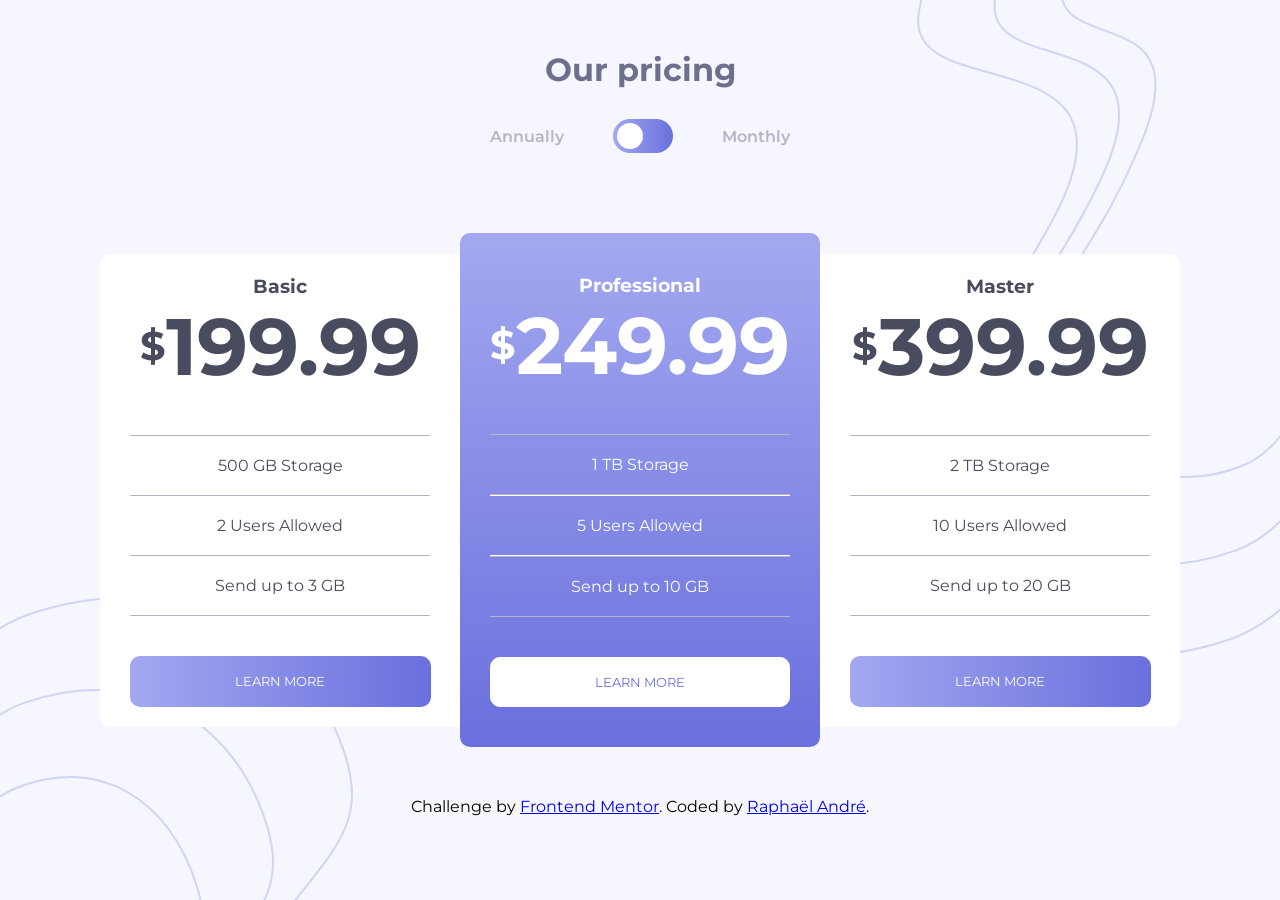
<file: pricing-component-with-toggle-master-RaphaelAndre/index.html>
<!DOCTYPE html>
<html lang="en">
<head>
  <meta charset="UTF-8">
  <meta name="viewport" content="width=device-width, initial-scale=1.0"> <!-- displays site properly based on user's device -->
  <link rel="stylesheet" href="style.css">
  <link href="https://fonts.googleapis.com/css2?family=Montserrat:ital,wght@0,100;0,200;0,300;0,400;0,500;0,600;0,700;0,800;0,900;1,100;1,200;1,300;1,400;1,500;1,600;1,700;1,800;1,900&display=swap" rel="stylesheet">
  <title>Frontend Mentor | [Pricing component with toggle]</title>

</head>
<body>

  <header>
    <h1>Our pricing</h1>
    <div>
      <h2>Annually</h2>
      <label>
        <input type="checkbox" id="toggle">
        <span class="slider round"></span>
      </label>
      <h2>Monthly</h2>
    </div>
  </header>

  <main>
    <nav>
      <ul>
        <li class="prixgauche">
          <h2>Basic</h2>
          <h3 class="price price-monthly" id="left-card">&dollar;199.99</h3>
          <p>500 GB Storage</p>
          <p>2 Users Allowed</p>
          <p>Send up to 3 GB</p>
          <button class="buttonborder">LEARN MORE</button>
        </li>
        <li class="prixcenter">
          <h2>Professional</h2>
          <h3 class="price price-monthly" id="middle-card">&dollar;249.99</h3>
          <p>1 TB Storage</p>
          <p>5 Users Allowed</p>
          <p>Send up to 10 GB</p>
          <button class="buttoncenter">LEARN MORE</button>
        </li>
        <li class="prixdroit">
          <h2>Master</h2>
          <h3 class="price price-monthly" id="right-card">&dollar;399.99</h3>
          <p>2 TB Storage</p>
          <p>10 Users Allowed</p>
          <p>Send up to 20 GB</p>
          <button class="buttonborder">LEARN MORE</button>
        </li>
      </ul>
    </nav>
  </main>
  
  <div class="attribution">
    Challenge by <a href="https://www.frontendmentor.io?ref=challenge" target="_blank">Frontend Mentor</a>. 
    Coded by <a href="https://www.raphael-andre.com/" target="blank">Raphaël André</a>.
  </div>
  <script src="script.js"></script>
</body>

  <img src="images/bg-top.svg" alt="Background image" id="imgtop">
  <img src="images/bg-bottom.svg" alt="Background image" id="imgbottom">

</html>
</file>
<file: pricing-component-with-toggle-master-RaphaelAndre/style.css>
* {
    margin: 0px;
    padding: 0px;
    font-family: 'Montserrat', sans-serif;
    list-style: none;
    z-index: 10;
}
button:focus { outline: none; }
body {
    background-color: hsl(240, 78%, 98%);
}
header {
    display: flex;
    flex-direction: column;
    align-items: center;
}
header div {
    display: flex;
    flex-direction: row;
    width: 300px;
    justify-content: space-between;
    align-items: center;
}
#switchbg {
    width: 70px;
    height: 40px;
    border: none;
    background: linear-gradient(to right, hsl(236, 72%, 79%), hsl(237, 63%, 64%));
    border-radius: 50px;
}
#switchbg span {
    width: 30px;
    height: 30px;
    background-color: #fff;
    border-radius: 100%;
}
#imgtop {
    position: absolute;
    display: block;
    top: 0px;
    right: 0px;
    z-index: 0;
}
#imgbottom {
    position: absolute;
    bottom: 0px;
    left: 0px;
    z-index: 0;
}
main {
    display: flex;
    justify-content: center;
    margin-top: 80px;
}
main nav ul {
    display: flex;
    flex-direction: row;
    align-items: center;
}
main nav ul li {
    display: flex;
    flex-direction: column;
    align-items: center;
    width: 360px;
}
.prixcenter {
    background: linear-gradient(hsl(236, 72%, 79%), hsl(237, 63%, 64%));
    padding: 40px 0px;
    border-radius: 10px;
}
.prixdroit {
    border-bottom-right-radius: 10px;
    border-top-right-radius: 10px;
    padding: 20px 0px;
}
.prixgauche {
    border-bottom-left-radius: 10px;
    border-top-left-radius: 10px;
    padding: 20px 0px;
}
.prixgauche, .prixdroit {
    background-color: #fff;
}
.buttoncenter {
    background-color: #fff;
    border: 1px solid white;
    width: 300px;
    height: 50px;
    color: hsl(237, 63%, 64%);
    border-radius: 10px;
    cursor: pointer;
    margin-top: 40px;
}
.buttoncenter:hover {
    color: #fff;
    background-color: unset;
}
.buttonborder {
    background: linear-gradient(to right, hsl(236, 72%, 79%), hsl(237, 63%, 64%));
    width: 301px;
    height: 51px;
    border: none;
    color: #fff;
    border-radius: 10px;
    cursor: pointer;
    margin-top: 40px;
}
.buttonborder:hover {
    color: hsl(237, 63%, 64%);
    background: unset;
    background-color: #fff;
    border: 1px solid hsl(232, 13%, 33%);
    width: 300px;
    height: 50px;
}
h1 {
    font-size: 2em;
    color: hsl(233, 13%, 49%);
    margin: 50px 0px 30px 0px;
}
h2 {
    font-size: 1.2em;
    color: hsl(232, 13%, 33%);
}
h3 {
    font-size: 5em;
    color: hsl(232, 13%, 33%);
    margin-bottom: 40px;
}
h3::first-letter {
    font-size: 0.5em;
    vertical-align: 30%;
}
p {
    padding: 20px 0px;
}
li p {
    width: 300px;
    text-align: center;
    color: hsl(232, 13%, 33%);
}
li :nth-child(3), li :nth-child(5) {
    border-top: 1px solid hsl(234, 14%, 74%);
    border-bottom: 1px solid hsl(234, 14%, 74%);
}
.prixcenter h1, .prixcenter h2, .prixcenter h3, .prixcenter p {
    color: #fff;
}
.prixcenter :nth-child(4), .prixcenter :nth-child(6) {
    border-top: 1px solid #fff;
    border-bottom: 1px solid#fff;
}
header h2 {
    color: hsl(234, 14%, 74%);
    font-size: 1em;
    font-weight: 600;
}
.attribution {
    text-align: center;
    margin-top: 50px;
}


/* SLIDER */
/* The switch - the box around the slider */
header label {
    position: relative;
    display: inline-block;
    width: 60px;
    height: 34px;
  }
  
  /* Hide default HTML checkbox */
  header label input {
    opacity: 0;
    width: 0;
    height: 0;
  }
  
  /* The slider */
  .slider {
    position: absolute;
    cursor: pointer;
    top: 0;
    left: 0;
    right: 0;
    bottom: 0;
    background: linear-gradient(to right, hsl(236, 72%, 79%), hsl(237, 63%, 64%));
    -webkit-transition: .4s;
    transition: .4s;
  }
  
  .slider:before {
    position: absolute;
    content: "";
    height: 26px;
    width: 26px;
    left: 4px;
    bottom: 4px;
    background-color: #fff;
    -webkit-transition: .4s;
    transition: .4s;
  }
  
  
  input:checked + .slider:before {
    -webkit-transform: translateX(26px);
    -ms-transform: translateX(26px);
    transform: translateX(26px);
  }
  
  /* Rounded sliders */
  .slider.round {
    border-radius: 34px;
  }
  
  .slider.round:before {
    border-radius: 50%;
  }

  @media (max-width: 1100px) {
    main nav ul {
        flex-direction: column;
    }
    main nav ul li {
        border-radius: 10px;
        margin-bottom: 50px;
    }
    .attribution {
        margin: 0px 0px 50px 0px;
    }
  }
</file>
